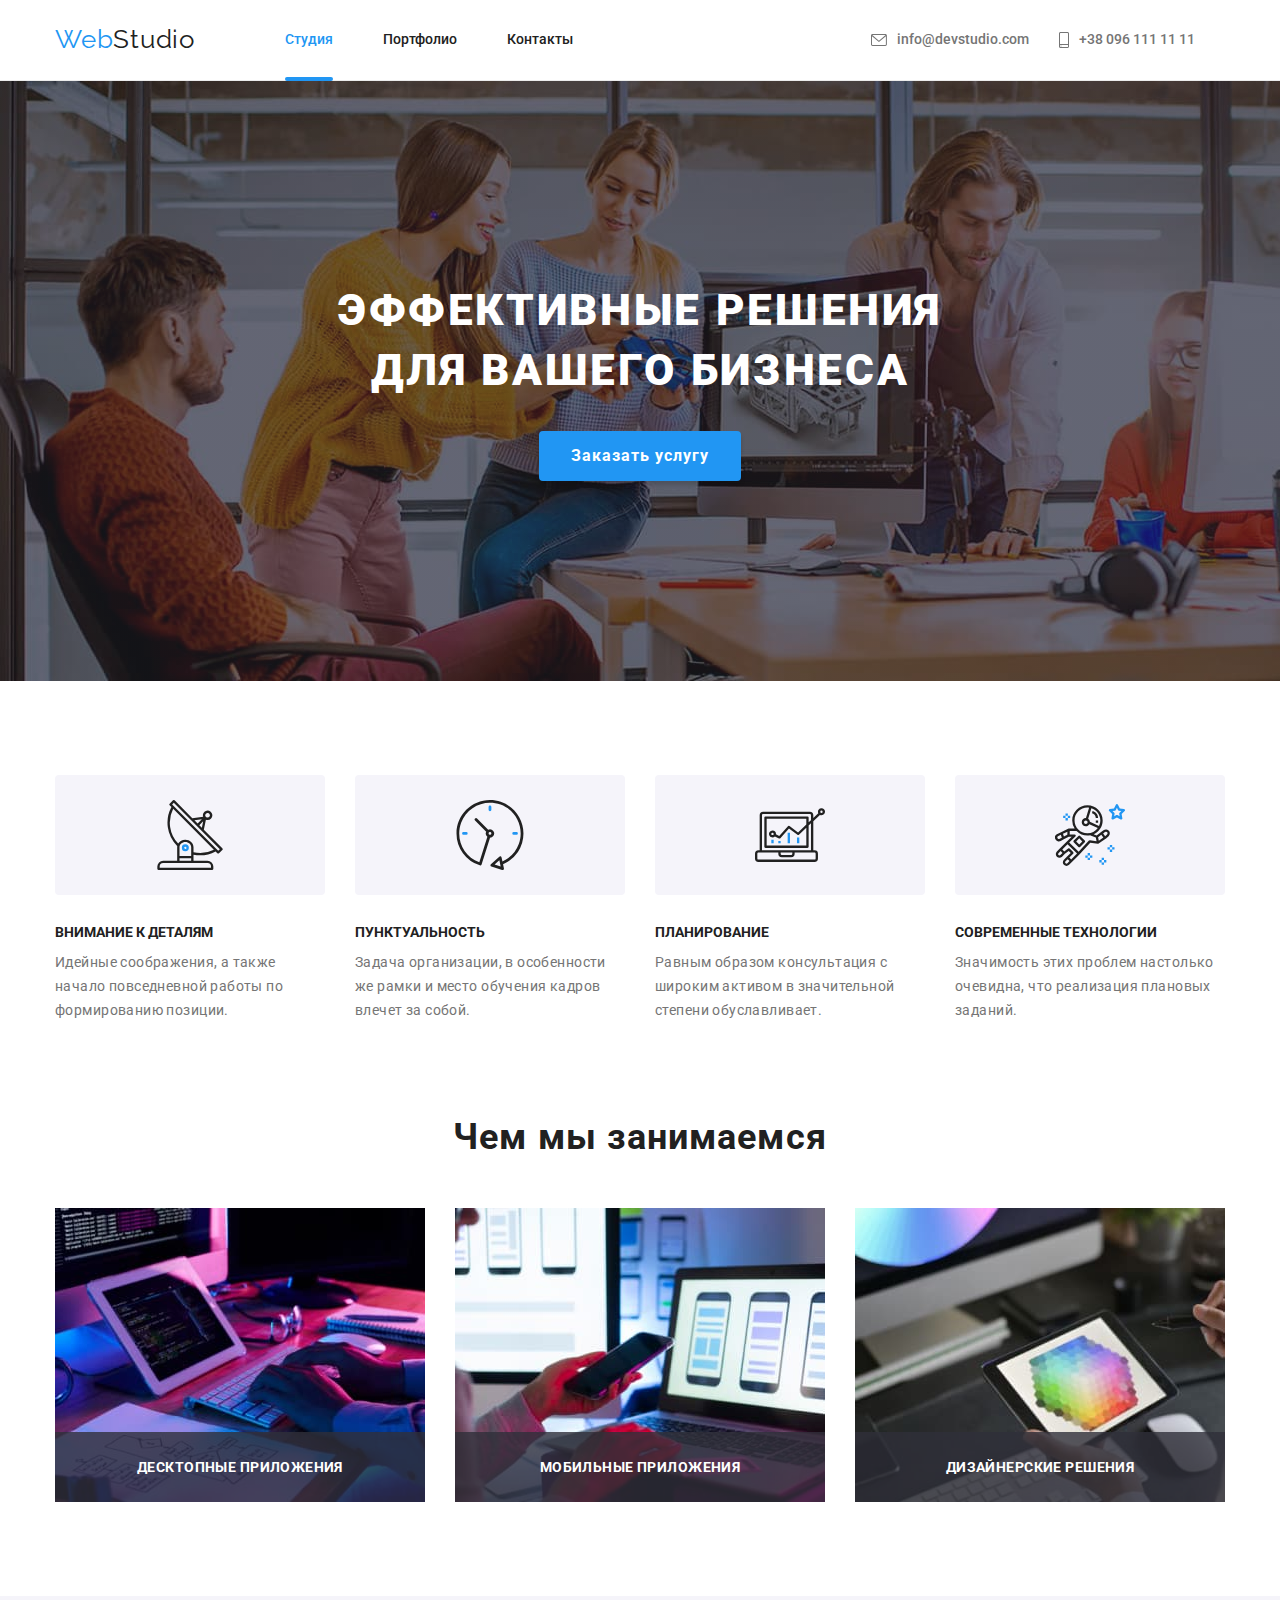
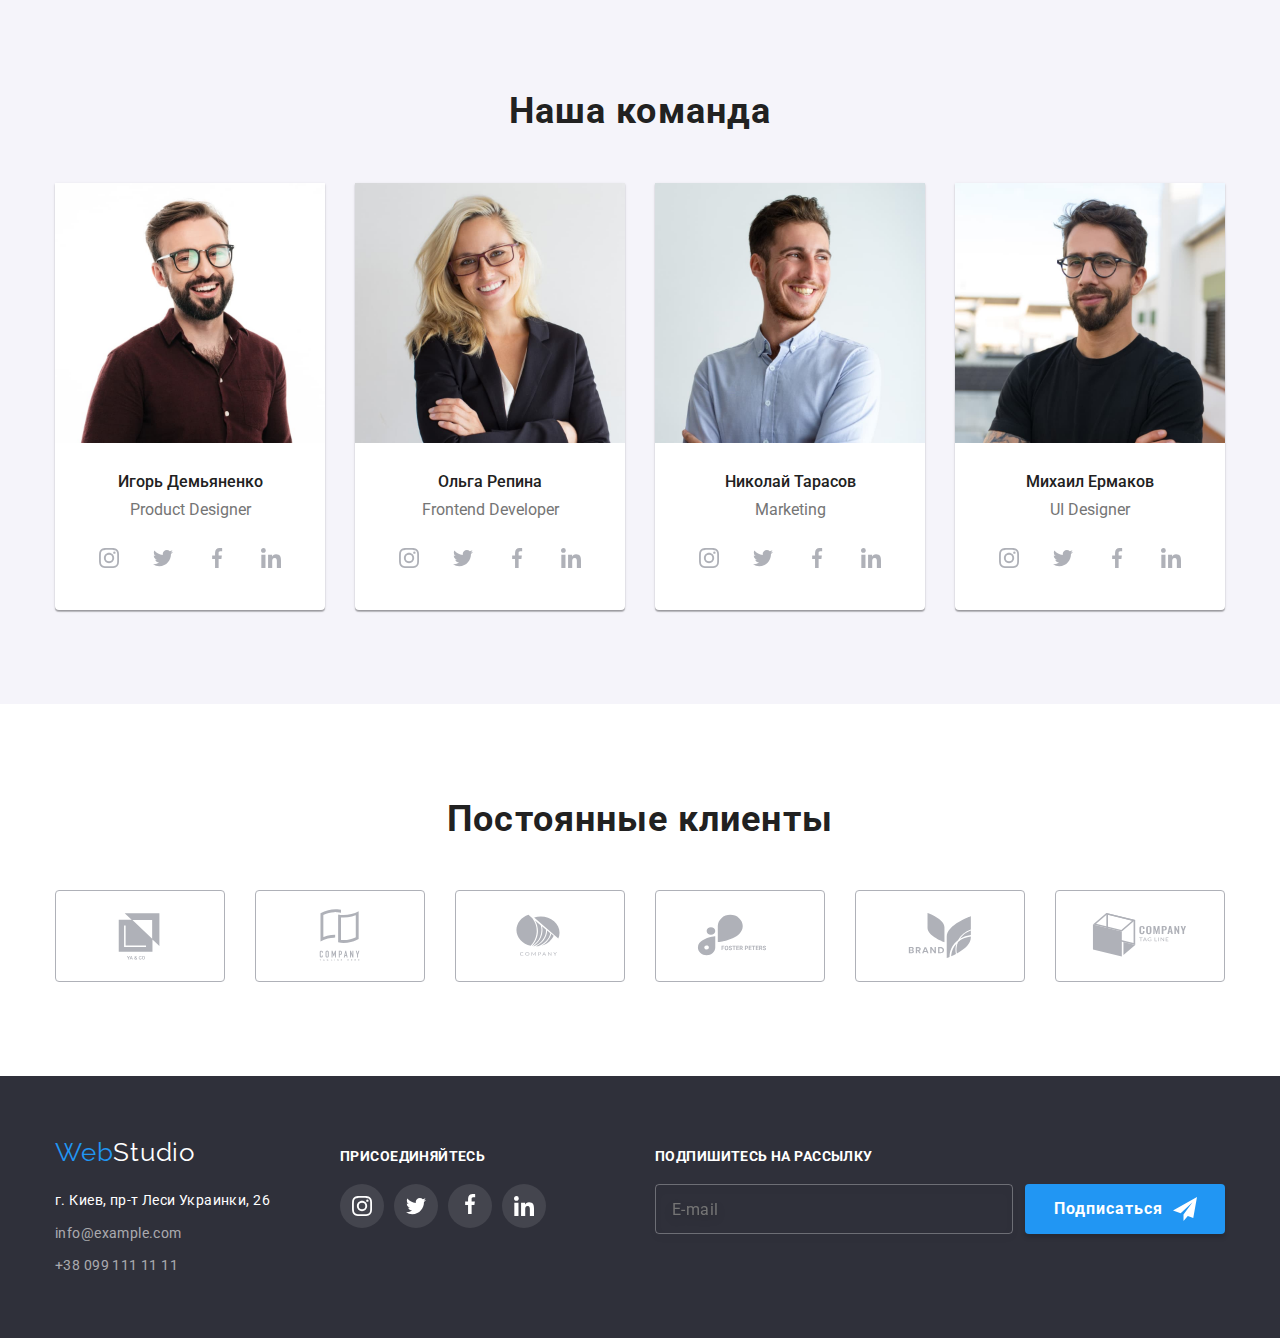
<file: index.html>
<!DOCTYPE html>
<html lang="ru">
<head>
    <meta charset="UTF-8">
    <meta http-equiv="X-UA-Compatible" content="IE=edge">
    <meta name="viewport" content="width=device-width, initial-scale=1.0">
    <title>WebStudio</title>
    <link href="https://fonts.googleapis.com/css2?family=Raleway:wght@700&family=Roboto:wght@400;500;700;900&display=swap" rel="stylesheet">
    <link rel="stylesheet" href="https://cdnjs.cloudflare.com/ajax/libs/modern-normalize/1.1.0/modern-normalize.min.css">
    <link rel="stylesheet" href="./css/main.min.css"/>
</head>
<body>
    <!-- Шапка сайта -->
    <header class="header">
        <div class="container">   
            <nav class="header-nav">
                <a class="logo" lang="en" href=""><span class="blue-logo">Web</span>Studio</a>
                <ul class="header-nav__list">
                    <li class="header-nav__item"><a class="header-nav__link header-nav__link--current" href="./index.html">Студия</a></li>
                    <li class="header-nav__item"><a class="header-nav__link" href="./portfolio.html">Портфолио</a></li>
                    <li class="header-nav__item"><a class="header-nav__link" href="">Контакты</a></li>
                </ul>
            </nav>
            <ul class="header-contacts">
                <li class="header-contacts__item"><a class="header-contacts__link" href="mailto:info@devstudio.com"><svg class="header-contacts__icon" width="16" height="12">
                    <use href="./image/icons.svg#mail"></use>
                </svg>info@devstudio.com</a>
                </li>
                <li class="header-contacts__item"><a class="header-contacts__link" href="tel:+380961111111"><svg class="header-contacts__icon" width="10" height="16">
                    <use href="./image/icons.svg#phone"></use>
                </svg>+38 096 111 11 11</a></li>
            </ul>
        </div>
    </header>
    
    <!-- Главный блок -->
    <main>
        <!-- Герой -->
        <section class="section-hero">
            <div class="container">
                <h1 class="section-hero__title">Эффективные решения для вашего бизнеса</h1>
                <button class="section-hero__button" type="button" data-modal-open>Заказать услугу</button>
            </div>
        </section>
        <!-- Особенности -->
        <section class="section-features">
            <div class="container">
                <h2 class="visually-hidden">Особенности</h2>
                <ul class="section-features__list">
                    <li class="section-features__item">
                        <div class="section-features__icon-wrap">
                            <svg width="70" height="70"> 
                                <use href="./image/icons.svg#antenna"></use>
                            </svg>
                        </div>
                        <h3 class="section-features__title">Внимание к деталям</h3>
                        <p class="section-features__paragraphly">Идейные соображения, а также начало повседневной
                            работы по формированию позиции.</p>
                    </li>
                    <li class="section-features__item">
                        <div class="section-features__icon-wrap">
                            <svg width="70" height="70"> 
                                <use href="./image/icons.svg#clock"></use>
                            </svg>
                        </div>
                        <h3 class="section-features__title">Пунктуальность</h3>
                        <p class="section-features__paragraphly">Задача организации, в особенности же рамки и
                            место обучения кадров влечет за собой.</p>
                    </li>
                    <li class="section-features__item">
                        <div class="section-features__icon-wrap">
                            <svg width="70" height="70"> 
                                <use href="./image/icons.svg#diagram"></use>
                            </svg>
                        </div>
                        <h3 class="section-features__title">Планирование</h3>
                        <p class="section-features__paragraphly">Равным образом консультация с широким активом в
                            значительной степени обуславливает.</p>
                    </li>
                    <li class="section-features__item">
                        <div class="section-features__icon-wrap">
                            <svg width="70" height="70"> 
                                <use href="./image/icons.svg#astronaut"></use>
                            </svg>
                        </div>
                        <h3 class="section-features__title">Современные технологии</h3>
                        <p class="section-features__paragraphly">Значимость этих проблем настолько очевидна, что
                            реализация плановых заданий.</p>
                    </li>
                </ul>
            </div>
        </section>
        <!-- Чем мы занимаемся -->
        <section class="section-performance">
            <div class="container">
                <h2 class="section-performance__title">Чем мы занимаемся</h2>
                <ul class="section-performance__list" lang="en">
                    <li class="section-performance__item">
                        <img src="./image/what_are_we_doing/optimiz/developed.jpg"
                            alt="developed" width="370">
                            <div class="section-performance__worklist">
                                <h3 class="section-performance__project">Десктопные приложения</h3>
                            </div>
                    </li>
                    <li class="section-performance__item">
                        <img src="./image/what_are_we_doing/optimiz/mobile_design.jpg"
                            alt="mobile_design" width="370">
                            <div class="section-performance__worklist">
                                <h3 class="section-performance__project">Мобильные приложения</h3>
                            </div>
                    </li>
                    <li class="section-performance__item">
                        <img src="./image/what_are_we_doing/optimiz/design.jpg" alt="design"
                            width="370">
                            <div class="section-performance__worklist">
                                <h3 class="section-performance__project">Дизайнерские решения</h3>
                            </div>
                    </li>
                </ul>
            </div>
        </section>
        <!-- Наша команда -->
        <section class="section-team">
            <div class="container">
                <h2 class="section-team__title">Наша команда</h2>
                <ul class="section-team__list">
                    <!-- Игорь Демьяненко Product Designer -->
<li class="section-team__item">
                        <img src="./image/our_team/optimiz/product_designer.jpg"
                            alt="product_designer" width="270">
<div class="section-team__box"><h3 class="section-team__member">Игорь Демьяненко</h3>
<p class="section-team__profesion" lang="en">Product Designer</p>
<ul class="team-socials">
    <li class="team-socials__item">
        <a class="team-socials__link" href="">
            <svg class="team-socials__svg" width="20" height="20">
                <use href="./image/icons.svg#instagram"></use>
            </svg>
        </a>
    </li>
    <li class="team-socials__item">
        <a class="team-socials__link" href="">
            <svg class="team-socials__svg" width="20" height="20">
                <use href="./image/icons.svg#twitter"></use>
            </svg>
        </a>
    </li>
    <li class="team-socials__item">
        <a class="team-socials__link" href="">
            <svg class="team-socials__svg" width="20" height="20">
                <use href="./image/icons.svg#facebook"></use>
            </svg>
        </a>
    </li>
    <li class="team-socials__item">
        <a class="team-socials__link" href="">
            <svg class="team-socials__svg" width="20" height="20">
                <use href="./image/icons.svg#linkedin"></use>
            </svg>
        </a>
    </li> 
</ul>
</div>
</li>
                    <!-- Ольга Репина Frontend Developer -->
                    <li class="section-team__item">
                        <img src="./image/our_team/optimiz/frontend_developer.jpg"
                            alt="frontend_developer" width="270">
<div class="section-team__box"><h3 class="section-team__member">Ольга Репина</h3>
<p class="section-team__profesion" lang="en">Frontend Developer</p>
<ul class="team-socials">
    <li class="team-socials__item">
        <a class="team-socials__link" href="">
            <svg class="team-socials__svg" width="20" height="20">
                <use href="./image/icons.svg#instagram"></use>
            </svg>
        </a>
    </li>
    <li class="team-socials__item">
        <a class="team-socials__link" href="">
            <svg class="team-socials__svg" width="20" height="20">
                <use href="./image/icons.svg#twitter"></use>
            </svg>
        </a>
    </li>
    <li class="team-socials__item">
        <a class="team-socials__link" href="">
            <svg class="team-socials__svg" width="20" height="20">
                <use href="./image/icons.svg#facebook"></use>
            </svg>
        </a>
    </li>
    <li class="team-socials__item">
        <a class="team-socials__link" href="">
            <svg class="team-socials__svg" width="20" height="20">
                <use href="./image/icons.svg#linkedin"></use>
            </svg>
        </a>
    </li>
</ul>
</div>
                    </li>
                    <!-- Николай Тарасов Marketing -->
                    <li class="section-team__item">
                        <img src="./image/our_team/optimiz/marketing.jpg" alt="marketing"
                            width="270">
<div class="section-team__box"><h3 class="section-team__member">Николай Тарасов</h3>
<p class="section-team__profesion" lang="en">Marketing</p>
<ul class="team-socials">
    <li class="team-socials__item">
        <a class="team-socials__link" href="">
            <svg class="team-socials__svg" width="20" height="20">
                <use href="./image/icons.svg#instagram"></use>
            </svg>
        </a>
    </li>
    <li class="team-socials__item">
        <a class="team-socials__link" href="">
            <svg class="team-socials__svg" width="20" height="20">
                <use href="./image/icons.svg#twitter"></use>
            </svg>
        </a>
    </li>
    <li class="team-socials__item">
        <a class="team-socials__link" href="">
            <svg class="team-socials__svg" width="20" height="20">
                <use href="./image/icons.svg#facebook"></use>
            </svg>
        </a>
    </li>
    <li class="team-socials__item">
        <a class="team-socials__link" href="">
            <svg class="team-socials__svg" width="20" height="20">
                <use href="./image/icons.svg#linkedin"></use>
            </svg>
        </a>
    </li>
</ul>
</div>
                    </li>
                    <!-- Михаил Ермаков UI Designer -->
                    <li class="section-team__item">
                        <img src="./image/our_team/optimiz/ui_designer.jpg" alt="ui_designer"
                            width="270">
<div class="section-team__box"><h3 class="section-team__member">Михаил Ермаков</h3>
<p class="section-team__profesion" lang="en">UI Designer</p>
<ul class="team-socials">
    <li class="team-socials__item">
        <a class="team-socials__link" href="">
            <svg class="team-socials__svg" width="20" height="20">
                <use href="./image/icons.svg#instagram"></use>
            </svg>
        </a>
    </li>
    <li class="team-socials__item">
        <a class="team-socials__link" href="">
            <svg class="team-socials__svg" width="20" height="20">
                <use href="./image/icons.svg#twitter"></use>
            </svg>
        </a>
    </li>
    <li class="team-socials__item">
        <a class="team-socials__link" href="">
            <svg class="team-socials__svg" width="20" height="20">
                <use href="./image/icons.svg#facebook"></use>
            </svg>
        </a>
    </li>
    <li class="team-socials__item">
        <a class="team-socials__link" href="">
            <svg class="team-socials__svg" width="20" height="20">
                <use href="./image/icons.svg#linkedin"></use>
            </svg>
        </a>
    </li>
</ul>
</div>
                    </li>
                </ul>
            </div>
        </section>
        <!-- Постоянные клиенты -->
        <section class="section-costumers">
            <div class="container">
                <h2 class="section-costumers__title">Постоянные клиенты</h2>
                <ul class="section-costumers__list">
                    <li class="section-costumers__item">
                        <a class="section-costumers__link" href="">
                            <svg class="section-costumers__logo" width="106" height="60">
                                <use href="./image/icons.svg#ya-and-co"></use></svg>
                        </a>
                    </li>
                    <li class="section-costumers__item">
                        <a class="section-costumers__link" href="">
                            <svg class="section-costumers__logo" width="106" height="60">
                                <use href="./image/icons.svg#company-tagline-here"></use></svg>
                        </a>
                    </li>
                    <li class="section-costumers__item">
                        <a class="section-costumers__link" href="">
                            <svg class="section-costumers__logo" width="106" height="60">
                                <use href="./image/icons.svg#company"></use></svg>
                        </a>
                    </li>
                    <li class="section-costumers__item">
                        <a class="section-costumers__link" href="">
                            <svg class="section-costumers__logo" width="106" height="60">
                                <use href="./image/icons.svg#foster-peters"></use></svg>
                        </a>
                    </li>
                    <li class="section-costumers__item">
                        <a class="section-costumers__link" href="">
                            <svg class="section-costumers__logo" width="106" height="60">
                                <use href="./image/icons.svg#brand"></use></svg>
                        </a>
                    </li>
                    <li class="section-costumers__item">
                        <a class="section-costumers__link" href="">
                            <svg class="section-costumers__logo" width="106" height="60">
                                <use href="./image/icons.svg#company-tag-line"></use></svg>
                        </a>
                    </li>
                </ul>
            </div>
        </section>
    </main>
    <!-- Подвал сайта -->
    <footer class="footer">
        <div class="container">
            <div class="footer__wrap">
                <a class="logo" lang="en" href=""><span class="blue-logo">Web</span>Studio</a>
                <address class="address">
                    <ul class="address__list">
                        <li class="address__item"><a class="address__address" href="https://goo.gl/maps/Ta9KP2Tuc9y4ZhMA9" target="_blank"
                            rel="noopener noreferrer">г. Киев, пр-т Леси Украинки, 26</a></li>
                        <li class="address__item"><a class="address__link" href="mailto:info@example.com">info@example.com</a>
                        </li>
                        <li class="address__item"><a class="address__link" href="tel:+380991111111">+38 099 111 11 11</a></li>
                    </ul>
                </address>
            </div>
            <div class="footer__join-wrap">
                <h3 class="footer__join-title">ПРИСОЕДИНЯЙТЕСЬ</h3>
                <ul class="team-socials">
                    <li class="team-socials__item">
                        <a class="team-socials__link" href="">
                            <svg class="team-socials__svg" width="20" height="20">
                                <use href="./image/icons.svg#instagram"></use>
                            </svg>
                        </a>
                    </li>
                    <li class="team-socials__item">
                        <a class="team-socials__link" href="">
                            <svg class="team-socials__svg" width="20" height="20">
                                <use href="./image/icons.svg#twitter"></use>
                            </svg>
                        </a>
                    </li>
                    <li class="team-socials__item">
                        <a class="team-socials-link" href="">
                            <svg class="team-socials__svg" width="20" height="20">
                                <use href="./image/icons.svg#facebook"></use>
                            </svg>
                        </a>
                    </li>
                    <li class="team-socials__item">
                        <a class="team-socials__link" href="">
                            <svg class="team-socials__svg" width="20" height="20">
                                <use href="./image/icons.svg#linkedin"></use>
                            </svg>
                        </a>
                    </li> 
                </ul>
            </div>
            <form class="subscription" name="subscription-form" autocomplete="off">
                <h3 class="subscription__title">Подпишитесь на рассылку</h3>
                <div class="subscription__wrap">
                    <input class="subscription__input" type="email" name="email" placeholder="E-mail">
                    <button class="subscription__button button" type="submit">
                        <span>Подписаться</span>
                        <svg class="button-icon" width="24" height="24">
                            <use href="./image/icons.svg#icon-send"></use>
                        </svg>
                    </button>
                </div>
            </form>
        </div>

    </footer>
    <div class="modal is-hidden" data-modal="">
        <div class="modal__body">
            <button class="modal__button" type="button" data-modal-close="">
                <svg class="modal__close" width="11" height="11">
                    <use href="./image/icons.svg#close-block"></use>
                </svg>
            </button>
            <h2 class="modal__title">Оставьте свои данные, мы вам перезвоним</h2>
            <form class="modal-form" name="feedback-form" autocomplete="off">
                <div class="modal-form__box">
                    <label for="box-name" class="modal-form__box-label">Имя</label>
                    <div class="modal-form__box-wrap">
                        <input type="text" id="box-name" name="name" class="modal-form__box-input">
                        <svg class="modal-form__box-icon" width="18" height="18">
                            <use href="./image/icons.svg#person"></use>
                        </svg>
                    </div>
                </div>
                <div class="modal-form__box">
                    <label for="box-phone" class="modal-form__box-label">Телефон</label>
                    <div class="modal-form__box-wrap">
                        <input type="text" id="box-phone" name="phone" class="modal-form__box-input">
                        <svg class="modal-form__box-icon" width="18" height="18">
                            <use href="./image/icons.svg#modalphone"></use>
                        </svg>
                    </div>
                </div>
                <div class="modal-form__box">
                    <label for="box-email" class="modal-form__box-label">Почта</label>
                    <div class="modal-form__box-wrap">
                        <input type="email" id="box-email" name="email" class="modal-form__box-input">
                        <svg class="modal-form__box-icon" width="18" height="18">
                            <use href="./image/icons.svg#modalmail"></use>
                        </svg>
                    </div>
                </div>
                <div class="modal-form__box">
                    <label for="box-comment" class="modal-form__box-label">Комментарий</label>
                    <textarea placeholder="Введите текст" name="comment" id="box-comment" rows="6"  class="modal-form__box-message"></textarea>
                </div>
                <label class="modal-form__checkbox-terms">
                    <input type="checkbox" name="checkbox" class="modal-form__terms-input">
                    <span class="modal-form__terms-icon"></span>
                    <span class="modal-form__terms-text">Соглашаюсь с рассылкой и принимаю 
                        <a href="" class="modal-form__terms-link">Условия договора</a>
                    </span>
                </label>
                <button class="modal-form__send-button button" type="submit">Отправить</button>
            </form>
        </div>
    </div>

    <script src="./js/modal.js"></script>
</body>
</html>
</file>
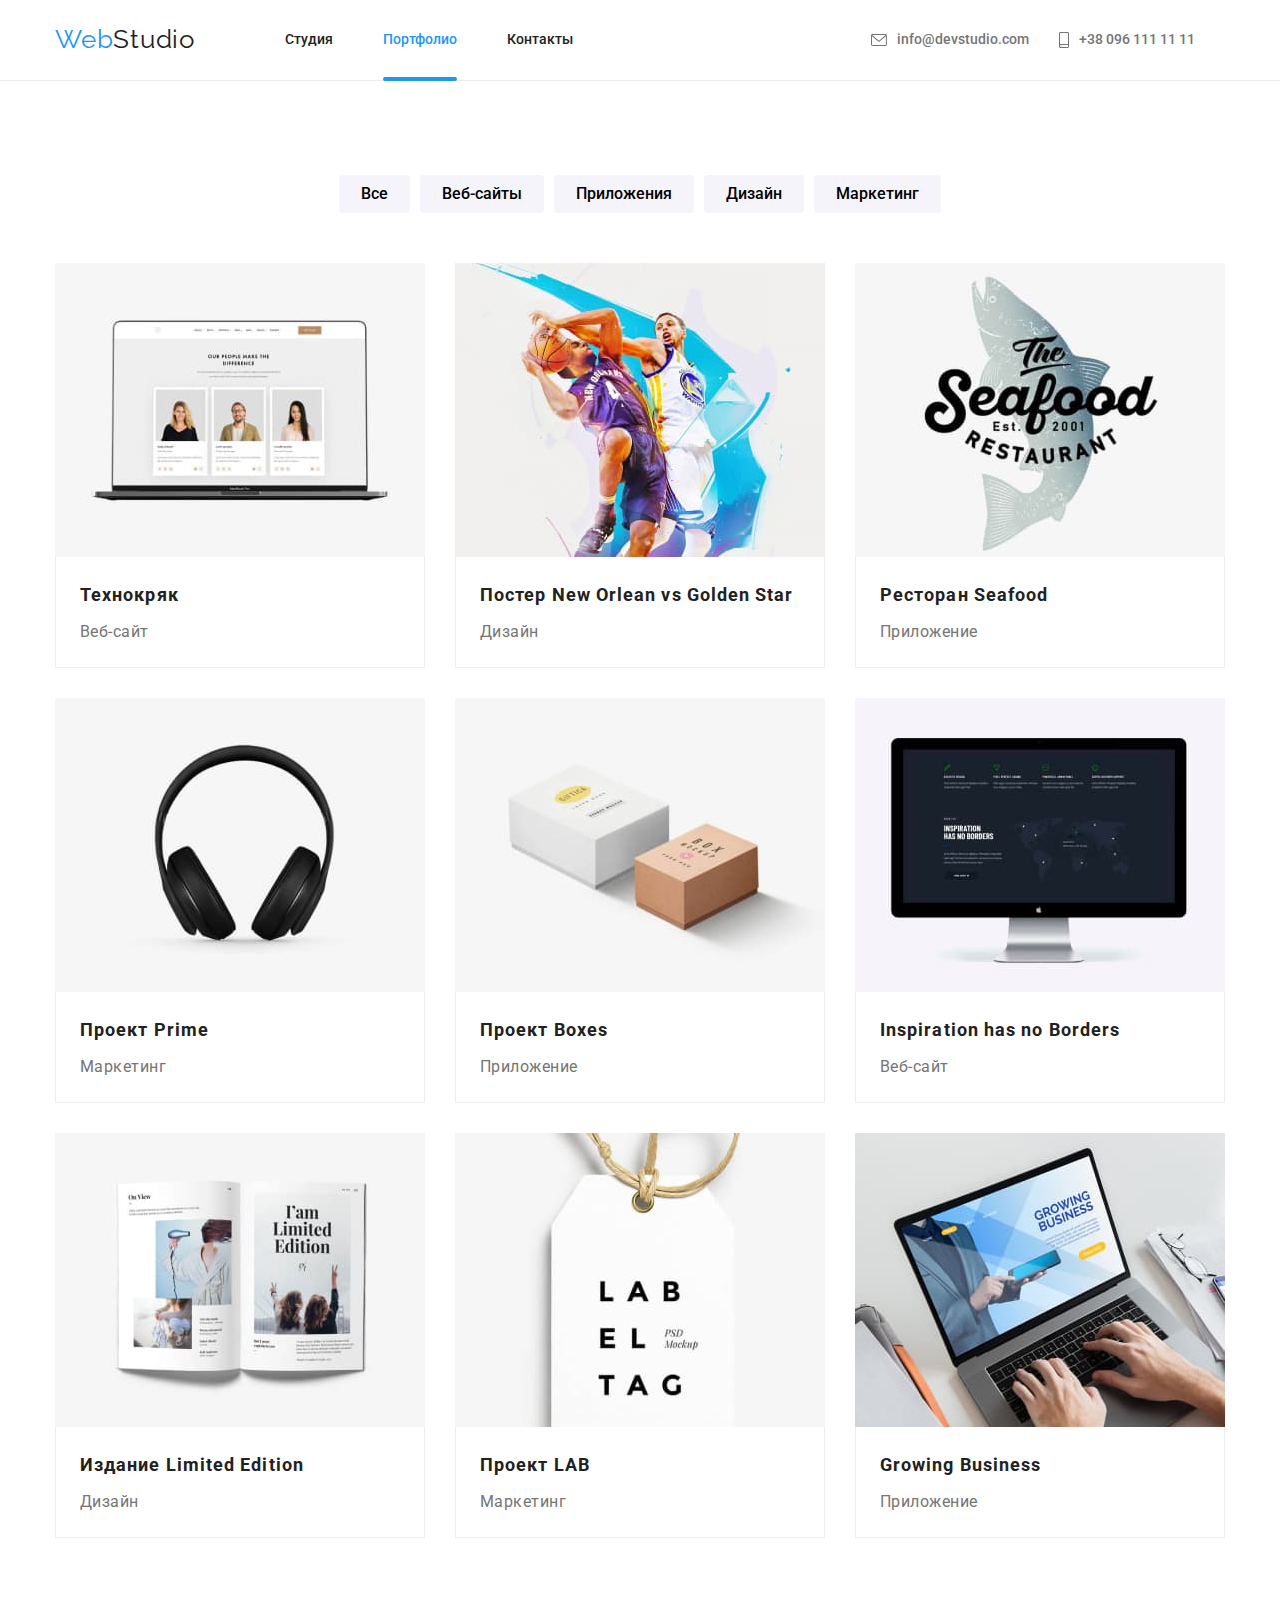
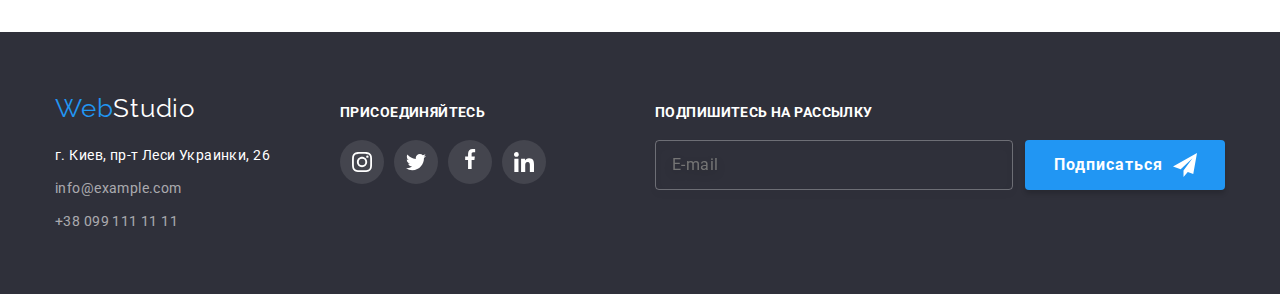
<file: portfolio.html>
<!DOCTYPE html>
<html lang="ru">

<head>
    <meta charset="UTF-8">
    <meta http-equiv="X-UA-Compatible" content="IE=edge">
    <meta name="viewport" content="width=device-width, initial-scale=1.0">
    <title>Portfolio</title>
    <link rel="stylesheet" href="https://fonts.googleapis.com/css2?family=Raleway:wght@700&family=Roboto:wght@400;500;700;900&display=swap">
    <link rel="stylesheet" href="https://cdnjs.cloudflare.com/ajax/libs/modern-normalize/1.1.0/modern-normalize.min.css">    
    <link rel="stylesheet" href="./css/main.min.css"/>
</head>
<body>
    <!-- Шапка сайта -->
    <header class="header">
        <div class="container">
            <nav class="header-nav">
                <a class="logo" lang="en" href=""><span class="blue-logo">Web</span>Studio</a>
                <ul class="header-nav__list">
                    <li class="header-nav__item"><a class="header-nav__link"
                            href="./index.html">Студия</a></li>
                    <li class="header-nav__item"><a class="header-nav__link header-nav__link--current" href="./portfolio.html">Портфолио</a></li>
                    <li class="header-nav__item"><a class="header-nav__link" href="">Контакты</a></li>
                </ul>
            </nav>
            <ul class="header-contacts">
                <li class="header-contacts__item"><a class="header-contacts__link" href="mailto:info@devstudio.com"><svg
                            class="header-contacts__icon" width="16" height="12">
                            <use href="./image/icons.svg#mail"></use>
                        </svg>info@devstudio.com</a>
                </li>
                <li class="header-contacts__item"><a class="header-contacts__link" href="tel:+380961111111"><svg
                            class="header-contacts__icon" width="10" height="16">
                            <use href="./image/icons.svg#phone"></use>
                        </svg>+38 096 111 11 11</a></li>
            </ul>
        </div>
    </header>
    <!-- Главный блок -->
    <main>
        <!-- Секция портфолио -->
        <section class="portfolio">
            <div class="container">
                <h1 class="visually-hidden">Портфолио</h1>
                <ul class="portfolio__btn-list">
                    <li class="portfolio__btn-item"><button class="portfolio__btn" type="button">Все</button></li>
                    <li class="portfolio__btn-item"><button class="portfolio__btn" type="button">Веб-сайты</button></li>
                    <li class="portfolio__btn-item"><button class="portfolio__btn" type="button">Приложения</button></li>
                    <li class="portfolio__btn-item"><button class="portfolio__btn" type="button">Дизайн</button></li>
                    <li class="portfolio__btn-item"><button class="portfolio__btn" type="button">Маркетинг</button></li>
                </ul>
                <ul class="portfolio__list">
                    <li class="portfolio__item">
                        <a class="portfolio__link" href="">
                            <div class="portfolio__wrap">
                                <img src="./image/portfolio/optimiz/project_1.jpg" width="370" alt="Веб-сайт">
                                <div class="portfolio__overlay">
                                    <p>Ресурс предлагает комплексные предложения с разным уровнем функционала и сервисов. Все это позволит посетителю получить исчерпывающие сведения о компании или частном лице.</p>
                                </div>
                            </div>
                        <div class="portfolio__project">
                            <h2 class="portfolio__title">Технокряк</h2>
                            <p class="portfolio__type">Веб-сайт</p>
                        </div>
                        </a>
                    </li>
                    <li class="portfolio__item">
                        <a class="portfolio__link" href="">
                            <div class="portfolio__wrap">
                                <img src="./image/portfolio/optimiz/project_2.jpg" width="370" alt="Дизайн">
                                <div class="portfolio__overlay">
                                    <p>Ресурс предлагает комплексные предложения с разным уровнем функционала и сервисов. Все это позволит посетителю получить исчерпывающие сведения о компании или частном лице.</p>
                                </div>
                            </div>
                        <div class="portfolio__project">
                            <h2 class="portfolio__title">Постер New Orlean vs Golden Star</h2>
                            <p class="portfolio__type">Дизайн</p>
                        </div>
                        </a>
                    </li>
                    <li class="portfolio__item">
                        <a class="portfolio__link" href="">
                            <div class="portfolio__wrap">
                                <img src="./image/portfolio/optimiz/project_3.jpg" width="370" alt="Приложение">
                                <div class="portfolio__overlay">
                                    <p>Ресурс предлагает комплексные предложения с разным уровнем функционала и сервисов. Все это позволит посетителю получить исчерпывающие сведения о компании или частном лице.</p>
                                </div>
                            </div>
                        <div class="portfolio__project">
                            <h2 class="portfolio__title">Ресторан Seafood</h2>
                            <p class="portfolio__type">Приложение</p>
                        </div>
                        </a>
                    </li>
                    <li class="portfolio__item">
                        <a class="portfolio__link" href="">
                            <div class="portfolio__wrap">
                                <img src="./image/portfolio/optimiz/project_4.jpg" width="370" alt="Маркетинг">
                                <div class="portfolio__overlay">
                                    <p>Ресурс предлагает комплексные предложения с разным уровнем функционала и сервисов. Все это позволит посетителю получить исчерпывающие сведения о компании или частном лице.</p>
                                </div>
                            </div>
                        <div class="portfolio__project">
                            <h2 class="portfolio__title">Проект Prime</h2>
                            <p class="portfolio__type">Маркетинг</p>
                        </div>
                        </a>
                    </li>
                    <li class="portfolio__item">
                        <a class="portfolio__link" href="">
                            <div class="portfolio__wrap">
                                <img src="./image/portfolio/optimiz/project_5.jpg" width="370" alt="Приложение">
                                <div class="portfolio__overlay">
                                    <p>Ресурс предлагает комплексные предложения с разным уровнем функционала и сервисов. Все это позволит посетителю получить исчерпывающие сведения о компании или частном лице.</p>
                                </div>
                            </div>
                        <div class="portfolio__project">
                            <h2 class="portfolio__title">Проект Boxes</h2>
                            <p class="portfolio__type">Приложение</p>
                        </div>
                        </a>
                    </li>
                    <li class="portfolio__item">
                        <a class="portfolio__link" href="">
                            <div class="portfolio__wrap">
                                <img src="./image/portfolio/optimiz/project_6.jpg" width="370" alt="Веб-сайт">
                                <div class="portfolio__overlay">
                                    <p>Ресурс предлагает комплексные предложения с разным уровнем функционала и сервисов. Все это позволит посетителю получить исчерпывающие сведения о компании или частном лице.</p>
                                </div>
                            </div>
                        <div class="portfolio__project">
                            <h2 class="portfolio__title">Inspiration has no Borders</h2>
                            <p class="portfolio__type">Веб-сайт</p>
                        </div>
                        </a>
                    </li>
                    <li class="portfolio__item">
                        <a class="portfolio__link" href="">
                            <div class="portfolio__wrap">
                                <img src="./image/portfolio/optimiz/project_7.jpg" width="370" alt="Дизайн">
                                <div class="portfolio__overlay">
                                    <p>Ресурс предлагает комплексные предложения с разным уровнем функционала и сервисов. Все это позволит посетителю получить исчерпывающие сведения о компании или частном лице.</p>
                                </div>
                            </div>
                        <div class="portfolio__project">
                            <h2 class="portfolio__title">Издание Limited Edition</h2>
                            <p class="portfolio__type">Дизайн</p>
                        </div>
                        </a>
                    </li>
                    <li class="portfolio__item">
                        <a class="portfolio__link" href="">
                            <div class="portfolio__wrap">
                                <img src="./image/portfolio/optimiz/project_8.jpg" width="370" alt="Маркетинг">
                                <div class="portfolio__overlay">
                                    <p>Ресурс предлагает комплексные предложения с разным уровнем функционала и сервисов. Все это позволит посетителю получить исчерпывающие сведения о компании или частном лице.</p>
                                </div>
                            </div>
                        <div class="portfolio__project">
                            <h2 class="portfolio__title">Проект LAB</h2>
                            <p class="portfolio__type">Маркетинг</p>
                        </div>
                        </a>
                    </li>
                    <li class="portfolio__item">
                        <a class="portfolio__link" href="">
                            <div class="portfolio__wrap">
                                <img src="./image/portfolio/optimiz/project_9.jpg" width="370" alt="Приложение">
                                <div class="portfolio__overlay">
                                    <p>Ресурс предлагает комплексные предложения с разным уровнем функционала и сервисов. Все это позволит посетителю получить исчерпывающие сведения о компании или частном лице.</p>
                                </div>
                            </div>
                        <div class="portfolio__project">
                            <h2 class="portfolio__title">Growing Business</h2>
                            <p class="portfolio__type">Приложение</p>
                        </div>
                        </a>
                    </li>
                </ul>
            </div>
        </section>
    </main>
    <!-- Подвал сайта -->
    <footer class="footer">
        <div class="container">
            <div class="footer__wrap">
                <a class="logo" lang="en" href=""><span class="blue-logo">Web</span>Studio</a>
                <address class="address">
                    <ul class="address__list">
                        <li class="address__item"><a class="address__address" href="https://goo.gl/maps/Ta9KP2Tuc9y4ZhMA9"
                                target="_blank" rel="noopener noreferrer">г. Киев, пр-т Леси Украинки, 26</a></li>
                        <li class="address__item"><a class="address__link"
                                href="mailto:info@example.com">info@example.com</a>
                        </li>
                        <li class="address__item"><a class="address__link" href="tel:+380991111111">+38 099 111 11 11</a>
                        </li>
                    </ul>
                </address>
            </div>
            <div class="footer__join-wrap">
                <h3 class="footer__join-title">ПРИСОЕДИНЯЙТЕСЬ</h3>
                <ul class="team-socials">
                    <li class="team-socials__item">
                        <a class="team-socials__link" href="">
                            <svg class="team-socials__svg" width="20" height="20">
                                <use href="./image/icons.svg#instagram"></use>
                            </svg>
                        </a>
                    </li>
                    <li class="team-socials__item">
                        <a class="team-socials__link" href="">
                            <svg class="team-socials__svg" width="20" height="20">
                                <use href="./image/icons.svg#twitter"></use>
                            </svg>
                        </a>
                    </li>
                    <li class="team-socials__item">
                        <a class="team-socials-link" href="">
                            <svg class="team-socials__svg" width="20" height="20">
                                <use href="./image/icons.svg#facebook"></use>
                            </svg>
                        </a>
                    </li>
                    <li class="team-socials__item">
                        <a class="team-socials__link" href="">
                            <svg class="team-socials__svg" width="20" height="20">
                                <use href="./image/icons.svg#linkedin"></use>
                            </svg>
                        </a>
                    </li>
                </ul>
            </div>
            <form class="subscription" name="subscription-form" autocomplete="off">
                <h3 class="subscription__title">Подпишитесь на рассылку</h3>
                <div class="subscription__wrap">
                    <input class="subscription__input" type="email" name="email" placeholder="E-mail">
                    <button class="subscription__button button" type="submit">
                        <span>Подписаться</span>
                        <svg class="button-icon" width="24" height="24">
                            <use href="./image/icons.svg#icon-send"></use>
                        </svg>
                    </button>
                </div>
            </form>
        </div>
    </footer>
</body>
</html>
</file>
<file: css/main.min.css>
ul,h1,h2,h3,h4,h5,h6,p{padding:0;margin:0}body{color:#212121;background-color:#fff;font-family:Roboto, sans-serif}ul{list-style:none}ul li a{color:inherit;text-decoration:none;font-style:normal}img{display:block}.link,.street,.logo,address{text-decoration:none;color:inherit;font-family:inherit;font-style:inherit;margin:0;padding:0}.container{padding-left:15px;padding-right:15px;margin:auto;width:1200px}.button{min-width:200px;max-width:350px;padding:10px 32px;font-family:Roboto, sans-serif;font-weight:700;font-size:var(--font-size-medium);line-height:1.875;letter-spacing:0.06em;color:#fff;cursor:pointer;background-color:#2196f3;border:none;border-radius:4px}.header{border-bottom:1px solid #ececec}.header .container{display:flex;justify-content:center}.logo{color:var(--main-text-color);text-decoration:none;font-family:Raleway, sans-serif;font-size:26px;line-height:1.2;letter-spacing:0.03em}.blue-logo{color:#2196f3}.header-nav{display:flex;align-items:center}.header-nav__list{display:flex;align-items:center;margin-left:90px}.header-nav__item{margin-right:50px}.header-nav__item:last-child{margin-right:0}.header-nav__link{display:block;color:var(--main-text-color);padding-top:32px;padding-bottom:32px;text-decoration:none;font-style:normal;font-weight:500;font-size:14px;line-height:1.14;transition:color 250ms cubic-bezier(0.4, 0, 0.2, 1)}.header-nav__link:hover,.header-nav__link:focus{color:#2196f3}.header-nav__link--current{position:relative;color:#2196f3}.header-nav__link--current::after{content:"";position:absolute;bottom:-1px;display:block;width:100%;height:4px;background-color:#2196f3;border-radius:2px}.header-contacts{display:flex;align-items:center;margin-left:auto}.header-contacts__item{margin-right:30px}.header-contacts__link{color:#757575;fill:#757575;text-decoration:none;font-family:Roboto;font-style:normal;font-weight:500;font-size:14px;line-height:1.14;display:flex;align-items:center;transition:color 250ms cubic-bezier(0.4, 0, 0.2, 1)}.header-contacts__link:hover svg,.header-contacts__link:focus svg{fill:#2196f3}.header-contacts__link:hover,.header-contacts__link:focus{color:#2196f3}.header-contacts__icon{margin-right:10px;transition:fill 250ms cubic-bezier(0.4, 0, 0.2, 1)}.section-hero{background-color:#2f303a;padding-top:200px;padding-bottom:200px;margin-left:auto;margin-right:auto;max-width:1600px;min-height:600px;background-image:linear-gradient(to right, rgba(47,48,58,0.4), rgba(47,48,58,0.4)),url("../image/backgrounds/optimiz/bghero.jpg")}.section-hero__title{color:#fff;margin:auto;font-weight:900;font-size:44px;line-height:1.36;text-align:center;max-width:696px;letter-spacing:0.06em;text-transform:uppercase}.section-hero__button{display:block;margin-top:30px;margin-right:auto;margin-left:auto;padding-top:10px;padding-right:32px;padding-bottom:10px;padding-left:32px;text-align:center;font-style:normal;font-weight:700;line-height:1.87;letter-spacing:0.06em;color:#fff;background:#2196f3;box-shadow:0px 4px 4px rgba(0,0,0,0.15);border-radius:4px;cursor:pointer;border:transparent}.section-features{color:#212121;padding-top:94px;padding-bottom:94px}.section-features__list{display:flex}.section-features__item{width:270px}.section-features__item:not(:last-child){margin-right:30px}.section-features__icon-wrap{display:flex;align-items:center;justify-content:center;width:270px;height:120px;margin-bottom:30px;background-color:#f5f4fa;border-radius:4px}.section-features__title{color:#212121;font-weight:700;font-size:14px;line-height:1.14;text-transform:uppercase;margin-bottom:10px}.section-features__paragraphly{color:#757575;font-size:14px;line-height:1.7;letter-spacing:0.03em}.visually-hidden{position:absolute;width:1px;height:1px;margin:-1px;border:0;padding:0;white-space:nowrap;clip-path:inset(100%);clip:rect(0 0 0 0);overflow:hidden}.section-performance{padding-top:0;padding-bottom:94px}.section-performance__title{margin-bottom:50px;font-weight:700;font-size:36px;line-height:1.17;text-align:center;letter-spacing:0.03em}.section-performance__list{display:flex}.section-performance__item{position:relative;display:flex}.section-performance__item:not(:last-child){margin-right:30px}.section-performance__worklist{position:absolute;bottom:0;display:flex;align-items:center;justify-content:center;width:100%;height:70px;background-color:rgba(47,48,58,0.8)}.section-performance__project{font-weight:700;font-size:14px;line-height:1.15;letter-spacing:0.03em;text-transform:uppercase;color:#fff}.section-team{background-color:#f5f4fa;padding-top:94px;padding-bottom:94px}.section-team__title{margin-bottom:50px;font-weight:700;font-size:36px;line-height:1.17;text-align:center;letter-spacing:0.03em}.section-team__list{display:flex}.section-team__item{position:relative;display:flex;flex-direction:column;flex-basis:270px;justify-content:flex-end;background-color:#fff;box-shadow:0px 1px 3px rgba(0,0,0,0.12),0px 1px 1px rgba(0,0,0,0.14),0px 2px 1px rgba(0,0,0,0.2);border-radius:0px 0px 4px 4px}.section-team__item:not(:last-child){margin-right:30px}.section-team__box{padding:30px}.section-team__member{text-align:center;font-weight:500;font-size:16px;line-height:1.18}.section-team__profesion{margin-top:10px;text-align:center;color:#757575;font-size:16px;line-height:1.18}.team-socials{display:flex;justify-content:center;margin-top:16px}.team-socials__item{display:flex;align-items:center;justify-content:center;margin-right:10px;width:44px;height:44px;border-radius:50%;cursor:pointer;transition:background-color 250ms cubic-bezier(0.4, 0, 0.2, 1)}.team-socials__item:last-child{margin-right:0}.team-socials__item:hover,.team-socials__item:focus{background-color:#2196f3}.team-socials__item:hover svg,.team-socials__item:focus svg{fill:#fff}.team-socials__link{display:flex;align-items:center;justify-content:center;width:100%;height:100%}.team-socials__svg{fill:#afb1b8;transition:fill 250ms cubic-bezier(0.4, 0, 0.2, 1)}.section-costumers{padding-top:94px;padding-bottom:94px}.section-costumers__title{margin-bottom:50px;font-weight:700;font-size:36px;line-height:1.17;text-align:center;letter-spacing:0.03em}.section-costumers__list{display:flex}.section-costumers__item{display:flex;align-items:center;justify-content:center;width:170px;height:92px;margin-right:30px;border:1px solid #afb1b8;border-radius:4px;cursor:pointer;transition:border-color 250ms cubic-bezier(0.4, 0, 0.2, 1)}.section-costumers__item:last-child{margin-right:0}.section-costumers__item:hover,.section-costumers__item:focus{border-color:#2196f3}.section-costumers__item:hover svg,.section-costumers__item:focus svg{fill:#2196f3}.section-costumers__link{width:100%;height:100%;display:flex;align-items:center;justify-content:center}.section-costumers__logo{fill:#afb1b8;transition:fill 250ms cubic-bezier(0.4, 0, 0.2, 1)}.portfolio__btn-list{display:flex;justify-content:center;padding-top:94px;padding-bottom:50px}.portfolio__btn-item:not(:last-child){margin-right:10px}.portfolio__btn{padding:6px 22px;background-color:#f5f4fa;font-family:Roboto, sans-serif;font-size:16px;font-weight:500;line-height:1.62;border:transparent;border-radius:4px;cursor:pointer;transition:background-color 250ms cubic-bezier(0.4, 0, 0.2, 1),color 250ms cubic-bezier(0.4, 0, 0.2, 1),box-shadow 250ms cubic-bezier(0.4, 0, 0.2, 1)}.portfolio__btn:hover,.portfolio__btn:focus{color:#fff;background-color:#2196f3;box-shadow:0px 3px 1px rgba(0,0,0,0.1),0px 1px 2px rgba(0,0,0,0.08),0px 2px 2px rgba(0,0,0,0.12)}.portfolio__list{display:flex;flex-wrap:wrap;padding-bottom:94px}.portfolio__item{margin-right:30px;margin-bottom:30px;background-color:#fff}.portfolio__item:nth-last-child(3n+1){margin-right:0}.portfolio__item:nth-last-child(-n+3){margin-bottom:0}.portfolio__item:focus .portfolio__overlay,.portfolio__item:hover .portfolio__overlay{top:0}.portfolio__link{display:inline-block;transition:box-shadow 250ms cubic-bezier(0.4, 0, 0.2, 1)}.portfolio__link:hover,.portfolio__link:focus{box-shadow:0px 1px 1px rgba(0,0,0,0.12),0px 4px 4px rgba(0,0,0,0.06),1px 4px 6px rgba(0,0,0,0.16)}.portfolio__wrap{position:relative;overflow:hidden}.portfolio__overlay{position:absolute;left:0;top:100%;padding:58px 27px 68px 27px;font-size:18px;line-height:1.56;letter-spacing:0.03em;color:#fff;background-color:rgba(33,150,243,0.9);transition:top 250ms cubic-bezier(0.4, 0, 0.2, 1)}.portfolio__project{padding-top:20px;padding-left:24px;padding-bottom:20px;padding-right:24px;border-left:1px solid #eeeeee;border-right:1px solid #eeeeee;border-bottom:1px solid #eeeeee}.portfolio__title{margin-bottom:4px;font-weight:700;font-size:18px;line-height:2;letter-spacing:0.06em}.portfolio__type{font-size:16px;line-height:1.87;letter-spacing:0.03em;color:#757575}.modal{position:fixed;top:0;left:0;right:0;bottom:0;display:flex;justify-content:center;align-items:center;background-color:rgba(0,0,0,0.2);transform:scale(1);transition:opacity 250ms cubic-bezier(0.4, 0, 0.2, 1),visibility 250ms cubic-bezier(0.4, 0, 0.2, 1),transform 500ms 250ms}.modal__body{position:relative;padding:40px;min-width:528px;min-height:581px;background-color:#fff;box-shadow:0px 1px 3px rgba(0,0,0,0.12),0px 1px 1px rgba(0,0,0,0.14),0px 2px 1px rgba(0,0,0,0.2);border-radius:4px}.modal__button{position:absolute;right:8px;top:8px;display:flex;justify-content:center;align-items:center;width:30px;height:30px;background-color:#fff;border:1px solid rgba(0,0,0,0.1);border-radius:50%;cursor:pointer}.modal__button:hover svg,.modal__button:focus svg{fill:#2196f3;transition:fill 250ms cubic-bezier(0.4, 0, 0.2, 1)}.modal__title{margin-bottom:12px;font-weight:700;font-size:20px;line-height:1.15;letter-spacing:0.03em;color:#212121}.modal-form__box{margin-bottom:10px}.modal-form__box:last-of-type{margin-bottom:20px}.modal-form__box-label{display:block;margin-bottom:4px;font-size:12px;line-height:1.16;letter-spacing:0.01em;color:#757575}.modal-form__box-wrap{position:relative}.modal-form__box-input{width:100%;padding:11px 42px;border:1px solid rgba(33,33,33,0.2);border-radius:4px;transition:outline cubic-bezier(0.4, 0, 0.2, 1) 250ms,border-color 250ms cubic-bezier(0.4, 0, 0.2, 1)}.modal-form__box-input:focus{border-color:#2196f3;outline:#2196f3}.modal-form__box-input:focus+svg{fill:#2196f3;transition:fill 250ms cubic-bezier(0.4, 0, 0.2, 1)}.modal-form__box-icon{position:absolute;top:50%;left:12px;transform:translateY(-50%);fill:#000}.modal-form__box-message{width:100%;max-height:120px;padding:12px 16px;resize:none;line-height:1.14;letter-spacing:0.01em;color:#212121;border:1px solid rgba(33,33,33,0.2);border-radius:4px;transition:outline cubic-bezier(0.4, 0, 0.2, 1) 250ms,border-color 250ms cubic-bezier(0.4, 0, 0.2, 1)}.modal-form__box-message:focus{border-color:#2196f3;outline:#2196f3}.modal-form__checkbox-terms{font-size:14px;display:flex;align-items:center;justify-content:center;margin-bottom:30px}.modal-form__terms-input{position:absolute;width:1px;height:1px;margin:-1px;border:0;padding:0;clip:rect(0 0 0 0);overflow:hidden}.modal-form__terms-input:checked+.modal-form__terms-icon{background-color:#2196f3;background-image:url(../image/svg/icon-check.svg);background-size:contain;background-origin:border-box}.modal-form__terms-icon{display:inline-block;width:16px;height:15px;margin-right:7px;vertical-align:middle;border:1px solid #000;border-radius:2px}.modal-form__terms-text{line-height:1.72;letter-spacing:0.03em;color:#757575}.modal-form__terms-link{color:#2196f3}.modal-form__send-button{display:block;margin:0 auto;padding:10px 55px;box-shadow:0px 4px 4px rgba(0,0,0,0.15)}.is-hidden{visibility:hidden;opacity:0;transform:scale(0);pointer-events:none}.footer{padding-top:60px;padding-bottom:60px;color:#fff;background-color:#2f303a}.footer .container{display:flex;align-items:baseline}.footer .logo{color:#fff}.footer .team-socials__svg{fill:#fff}.footer__wrap{margin-right:70px}.footer__join-title{margin-bottom:20px;font-weight:700;font-size:14px;line-height:1.15;letter-spacing:0.03em;text-transform:uppercase;color:#fff}.address__list{margin-top:20px;font-size:14px;line-height:1.71;letter-spacing:0.03em}.address__item:not(:first-child){margin-top:9px}.address__link{color:rgba(255,255,255,0.6);text-decoration:none;transition:color 250ms cubic-bezier(0.4, 0, 0.2, 1)}.address__link:hover,.address__link:focus{color:#2196f3}.team-socials__item{background-color:rgba(255,255,255,0.1)}.subscription{padding-top:12px;margin-left:auto}.subscription__title{margin-bottom:20px;font-weight:700;font-size:14px;line-height:1.15;letter-spacing:0.03em;text-transform:uppercase;color:#fff}.subscription__wrap{display:flex;align-items:center}.subscription__input{width:358px;height:50px;padding:15px 16px;margin-right:12px;font-size:16px;line-height:1.25;letter-spacing:0.03em;color:rgba(255,255,255,0.6);border:1px solid rgba(255,255,255,0.3);filter:drop-shadow(0px 4px 4px rgba(0,0,0,0.15));border-radius:4px;background-color:inherit}.subscription__button{display:flex;align-items:center;justify-content:center;padding:10px 28px 10px 29px;box-shadow:0px 4px 4px rgba(0,0,0,0.15)}.subscription__button span{margin-right:10px}
/*# sourceMappingURL=main.min.css.map */
</file>
